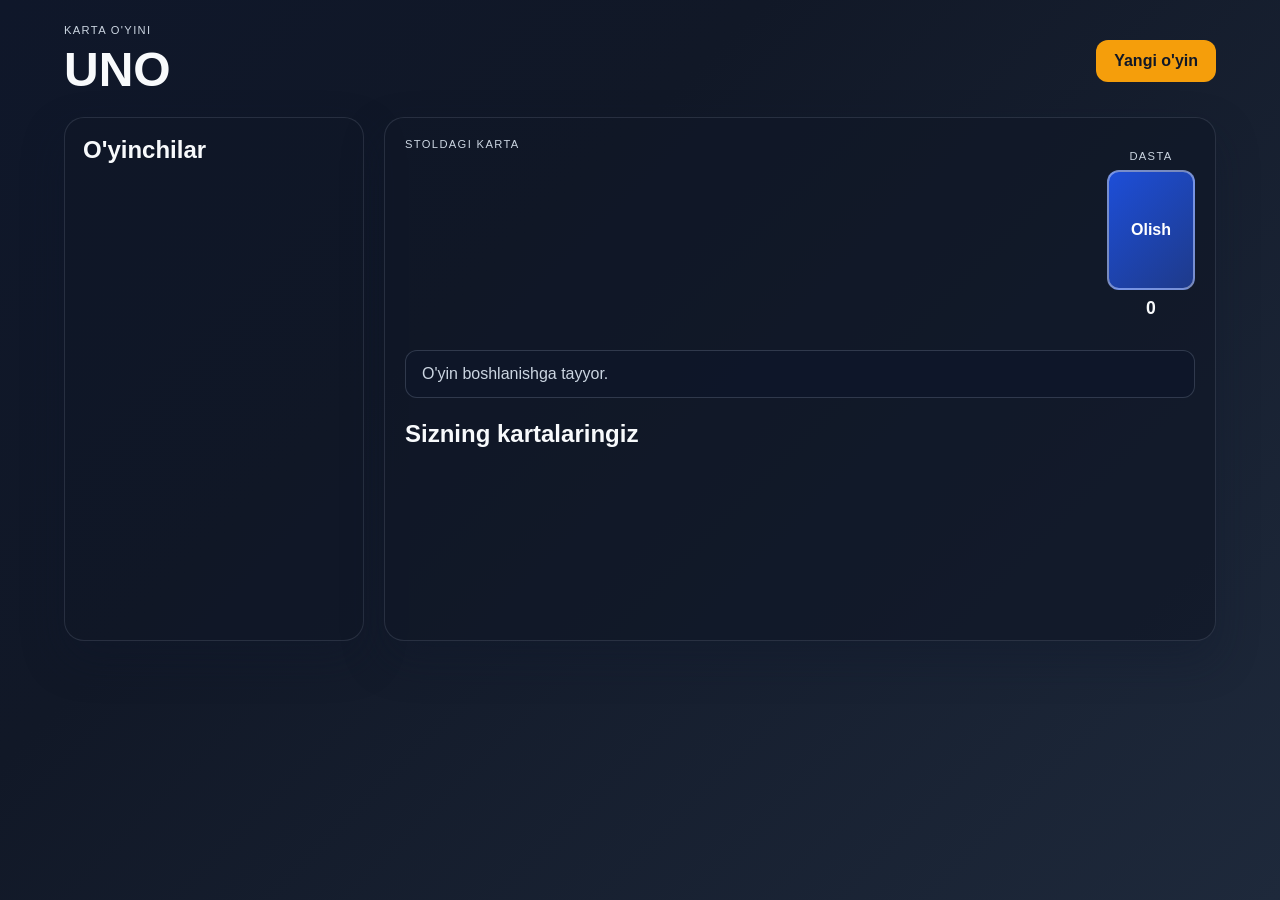
<file: index.html>
<!doctype html>
<html lang="uz">
  <head>
    <meta charset="UTF-8" />
    <meta name="viewport" content="width=device-width, initial-scale=1.0" />
    <meta name="theme-color" content="#174c3b" />
    <title>UNO - karta o'yini</title>
    <style>
      :root {
        --bg: #111827;
        --panel: #1f2937;
        --panel-2: #0f172a;
        --text: #f8fafc;
        --muted: #cbd5e1;
        --accent: #f59e0b;
        --red: #ef4444;
        --yellow: #facc15;
        --green: #22c55e;
        --blue: #3b82f6;
        --card-back: #1e3a8a;
        --shadow: rgba(15, 23, 42, 0.35);
      }

      * {
        box-sizing: border-box;
      }

      body {
        margin: 0;
        min-height: 100vh;
        background: linear-gradient(135deg, #0f172a, #111827 35%, #1e293b);
        color: var(--text);
        font-family: Arial, Helvetica, sans-serif;
      }

      button {
        font: inherit;
      }

      .app-shell {
        max-width: 1200px;
        margin: 0 auto;
        padding: 24px;
      }

      .topbar {
        display: flex;
        align-items: center;
        justify-content: space-between;
        gap: 16px;
        margin-bottom: 20px;
      }

      h1,
      h2,
      h3,
      p {
        margin: 0;
      }

      .label {
        text-transform: uppercase;
        letter-spacing: 0.12em;
        color: var(--muted);
        font-size: 0.7rem;
      }

      h1 {
        font-size: clamp(2rem, 4vw, 3rem);
        margin-top: 6px;
      }

      .primary-btn,
      .deck-btn,
      .color-option {
        border: none;
        border-radius: 12px;
        cursor: pointer;
        transition:
          transform 0.15s ease,
          filter 0.15s ease;
      }

      .primary-btn:hover,
      .deck-btn:hover,
      .color-option:hover,
      .card-btn:hover {
        transform: translateY(-1px);
        filter: brightness(1.04);
      }

      .primary-btn {
        background: var(--accent);
        color: #111827;
        font-weight: 700;
        padding: 12px 18px;
      }

      .game-area {
        display: grid;
        grid-template-columns: 300px 1fr;
        gap: 20px;
      }

      .players-panel,
      .board-panel {
        background: rgba(17, 24, 39, 0.7);
        border: 1px solid rgba(148, 163, 184, 0.18);
        border-radius: 20px;
        box-shadow: 0 18px 40px var(--shadow);
      }

      .players-panel {
        padding: 18px;
      }

      .players-list {
        display: flex;
        flex-direction: column;
        gap: 12px;
        margin-top: 16px;
      }

      .player-item {
        background: rgba(15, 23, 42, 0.9);
        border: 1px solid rgba(148, 163, 184, 0.2);
        border-radius: 12px;
        padding: 12px 14px;
      }

      .player-item.active {
        border-color: var(--accent);
        box-shadow: 0 0 0 2px rgba(245, 158, 11, 0.25);
      }

      .player-name {
        font-weight: 700;
        margin-bottom: 4px;
      }

      .player-count {
        color: var(--muted);
        font-size: 0.9rem;
      }

      .board-panel {
        padding: 20px;
      }

      .table-header {
        display: flex;
        align-items: center;
        justify-content: space-between;
        gap: 20px;
        margin-bottom: 20px;
      }

      .discard-pile {
        display: flex;
        align-items: center;
        justify-content: center;
        min-width: 120px;
        min-height: 170px;
        margin-top: 10px;
      }

      .deck-box {
        display: flex;
        flex-direction: column;
        align-items: center;
        gap: 8px;
      }

      .deck-btn {
        width: 88px;
        height: 120px;
        background: linear-gradient(135deg, #1d4ed8, #1e3a8a);
        color: #fff;
        font-weight: 700;
        border: 2px solid rgba(255, 255, 255, 0.4);
      }

      #deck-count {
        font-weight: 700;
        font-size: 1.1rem;
      }

      .status-box {
        background: rgba(15, 23, 42, 0.9);
        border: 1px solid rgba(148, 163, 184, 0.25);
        border-radius: 12px;
        padding: 14px 16px;
        color: var(--muted);
        margin-bottom: 22px;
      }

      .player-zone {
        margin-top: 10px;
      }

      .player-zone h2 {
        margin-bottom: 12px;
      }

      .hand-row {
        display: flex;
        flex-wrap: wrap;
        gap: 12px;
        min-height: 160px;
      }

      .card-btn {
        position: relative;
        width: 90px;
        height: 130px;
        border: none;
        border-radius: 16px;
        color: #fff;
        font-size: 1.8rem;
        font-weight: 800;
        box-shadow: 0 12px 25px rgba(0, 0, 0, 0.25);
        cursor: pointer;
        display: flex;
        align-items: center;
        justify-content: center;
        text-transform: uppercase;
      }

      .card-btn.selectable {
        box-shadow:
          0 0 0 3px rgba(245, 158, 11, 0.7),
          0 12px 25px rgba(0, 0, 0, 0.25);
      }

      .card-btn[data-color="red"] {
        background: linear-gradient(135deg, #ef4444, #b91c1c);
      }
      .card-btn[data-color="yellow"] {
        background: linear-gradient(135deg, #facc15, #ca8a04);
        color: #111827;
      }
      .card-btn[data-color="green"] {
        background: linear-gradient(135deg, #22c55e, #15803d);
      }
      .card-btn[data-color="blue"] {
        background: linear-gradient(135deg, #3b82f6, #1d4ed8);
      }
      .card-btn[data-color="wild"] {
        background: linear-gradient(135deg, #111827, #374151);
      }

      .card-btn .card-value {
        display: inline-block;
        transform: scale(1.15);
      }

      .discard-card {
        width: 120px;
        height: 170px;
        border-radius: 18px;
        display: flex;
        align-items: center;
        justify-content: center;
        font-size: 2.2rem;
        font-weight: 900;
        border: 3px solid rgba(255, 255, 255, 0.25);
        box-shadow: 0 12px 25px rgba(0, 0, 0, 0.18);
      }

      .discard-card[data-color="red"] {
        background: linear-gradient(135deg, #ef4444, #b91c1c);
      }
      .discard-card[data-color="yellow"] {
        background: linear-gradient(135deg, #facc15, #ca8a04);
        color: #111827;
      }
      .discard-card[data-color="green"] {
        background: linear-gradient(135deg, #22c55e, #15803d);
      }
      .discard-card[data-color="blue"] {
        background: linear-gradient(135deg, #3b82f6, #1d4ed8);
      }
      .discard-card[data-color="wild"] {
        background: linear-gradient(135deg, #111827, #374151);
      }

      .color-picker {
        position: fixed;
        inset: 0;
        display: grid;
        place-items: center;
        background: rgba(15, 23, 42, 0.7);
      }

      .color-picker.hidden {
        display: none;
      }

      .color-picker > div {
        background: #111827;
        border-radius: 20px;
        padding: 24px 28px;
        border: 1px solid rgba(148, 163, 184, 0.2);
        box-shadow: 0 22px 50px rgba(15, 23, 42, 0.45);
      }

      .color-picker h3 {
        margin-bottom: 16px;
        text-align: center;
      }

      .color-options {
        display: flex;
        gap: 12px;
        flex-wrap: wrap;
      }

      .color-option {
        width: 110px;
        height: 52px;
        color: #fff;
        font-weight: 700;
      }

      .color-option.red {
        background: var(--red);
      }
      .color-option.yellow {
        background: var(--yellow);
        color: #111827;
      }
      .color-option.green {
        background: var(--green);
      }
      .color-option.blue {
        background: var(--blue);
      }

      @media (max-width: 800px) {
        .game-area {
          grid-template-columns: 1fr;
        }

        .topbar {
          flex-direction: column;
          align-items: flex-start;
        }

        .color-options {
          justify-content: center;
        }
      }
    </style>
  </head>
  <body>
    <div class="app-shell">
      <header class="topbar">
        <div>
          <p class="label">Karta o'yini</p>
          <h1>UNO</h1>
        </div>
        <button id="new-game" class="primary-btn">Yangi o'yin</button>
      </header>

      <main class="game-area">
        <aside class="players-panel">
          <h2>O'yinchilar</h2>
          <div id="players" class="players-list"></div>
        </aside>

        <section class="board-panel">
          <div class="table-header">
            <div>
              <p class="label">Stoldagi karta</p>
              <div id="discard-pile" class="discard-pile"></div>
            </div>
            <div class="deck-box">
              <p class="label">Dasta</p>
              <button
                id="draw-btn"
                class="deck-btn"
                aria-label="Dastadan karta olish"
              >
                Olish
              </button>
              <span id="deck-count">0</span>
            </div>
          </div>

          <div id="status" class="status-box" role="status" aria-live="polite">
            O'yin boshlanishga tayyor.
          </div>

          <div class="player-zone">
            <h2>Sizning kartalaringiz</h2>
            <div id="player-hand" class="hand-row"></div>
          </div>
        </section>
      </main>
    </div>

    <div
      id="color-picker"
      class="color-picker hidden"
      aria-label="Choose a color"
    >
      <div class="color-dialog">
        <h3>Rangni tanlang</h3>
        <div class="color-options">
          <button class="color-option red" data-color="red">Qizil</button>
          <button class="color-option yellow" data-color="yellow">Sariq</button>
          <button class="color-option green" data-color="green">Yashil</button>
          <button class="color-option blue" data-color="blue">Ko'k</button>
        </div>
      </div>
    </div>

    <script>
      const COLORS = ["red", "yellow", "green", "blue"];
      const ACTIONS = ["skip", "reverse", "draw2"];

      const state = {
        players: [],
        deck: [],
        discard: [],
        activePlayer: 0,
        direction: 1,
        currentColor: "red",
        currentValue: "0",
        winner: null,
        gameStarted: false,
      };

      function shuffle(array) {
        const copy = [...array];
        for (let i = copy.length - 1; i > 0; i -= 1) {
          const j = Math.floor(Math.random() * (i + 1));
          [copy[i], copy[j]] = [copy[j], copy[i]];
        }
        return copy;
      }

      function makeCard(color, value, type = "normal") {
        return {
          id: `${Date.now()}-${Math.random().toString(16).slice(2, 10)}`,
          color,
          value,
          type,
        };
      }

      function createDeck() {
        const deck = [];

        COLORS.forEach((color) => {
          deck.push(makeCard(color, "0", "number"));

          for (let value = 1; value <= 9; value += 1) {
            deck.push(makeCard(color, String(value), "number"));
            deck.push(makeCard(color, String(value), "number"));
          }

          ACTIONS.forEach((action) => {
            deck.push(makeCard(color, action, "action"));
            deck.push(makeCard(color, action, "action"));
          });
        });

        for (let i = 0; i < 4; i += 1) {
          deck.push(makeCard(null, "wild", "wild"));
          deck.push(makeCard(null, "wild4", "wild"));
        }

        return shuffle(deck);
      }

      function drawCardFromDeck() {
        if (state.deck.length === 0) {
          const last = state.discard.pop();
          const rest = state.discard;
          state.deck = shuffle(rest);
          state.discard = [last];
        }

        return state.deck.pop();
      }

      function getNextIndex(startIndex, steps = 1) {
        let index = startIndex;

        for (let i = 0; i < steps; i += 1) {
          index =
            (index + state.direction + state.players.length) %
            state.players.length;
        }

        return index;
      }

      function isPlayable(card) {
        if (!card) return false;
        if (card.color === "wild") return true;
        if (card.color === state.currentColor) return true;
        if (card.value === state.currentValue) return true;
        return false;
      }

      function cardLabel(card) {
        if (!card) return "";
        if (card.value === "wild") return "W";
        if (card.value === "wild4") return "+4";
        if (card.value === "draw2") return "+2";
        if (card.value === "reverse") return "↻";
        if (card.value === "skip") return "⊘";
        return card.value;
      }

      function setStatus(message) {
        const statusField = document.getElementById("status");
        statusField.textContent = message;
      }

      function renderPlayers() {
        const playersField = document.getElementById("players");
        playersField.innerHTML = "";

        state.players.forEach((player, index) => {
          const item = document.createElement("div");
          item.className = `player-item ${index === state.activePlayer ? "active" : ""}`;
          item.innerHTML = `
            <div class="player-name">${player.name}</div>
            <div class="player-count">${player.hand.length} ta karta</div>
          `;
          playersField.appendChild(item);
        });
      }

      function renderDiscard() {
        const discardField = document.getElementById("discard-pile");
        const topCard = state.discard[state.discard.length - 1];

        discardField.innerHTML = "";

        if (!topCard) {
          return;
        }

        const cardEl = document.createElement("div");
        cardEl.className = "discard-card";
        cardEl.dataset.color = topCard.color || "wild";
        cardEl.textContent = cardLabel(topCard);
        discardField.appendChild(cardEl);
      }

      function renderHand() {
        const handField = document.getElementById("player-hand");
        handField.innerHTML = "";

        if (!state.players[0]) {
          return;
        }

        state.players[0].hand.forEach((card, index) => {
          const btn = document.createElement("button");
          btn.type = "button";
          btn.className = `card-btn ${isPlayable(card) ? "selectable" : ""}`;
          btn.dataset.color = card.color || "wild";
          btn.textContent = cardLabel(card);
          btn.title = `${card.color || "wild"} ${card.value}`;

          if (state.activePlayer !== 0 || !state.gameStarted || state.winner) {
            btn.disabled = true;
          }

          btn.addEventListener("click", () => {
            if (state.activePlayer !== 0 || !state.gameStarted) return;
            if (!isPlayable(card)) return;

            if (card.value === "wild" || card.value === "wild4") {
              openColorPicker((chosenColor) => playCard(0, index, chosenColor));
            } else {
              playCard(0, index);
            }
          });

          handField.appendChild(btn);
        });
      }

      function renderGame() {
        renderPlayers();
        renderDiscard();
        renderHand();
        document.getElementById("deck-count").textContent = String(
          state.deck.length,
        );

        if (state.winner) {
          setStatus(`${state.winner} g'olib bo'ldi!`);
          return;
        }

        if (!state.gameStarted) {
          setStatus("Boshlash uchun 'Yangi o'yin' tugmasini bosing.");
          return;
        }

        if (state.activePlayer === 0) {
          setStatus(
            "Sizning navbatingiz. Rang yoki raqamni moslang, yoxud maxsus karta tashlang.",
          );
        } else {
          setStatus(`${state.players[state.activePlayer].name} o'ynamoqda...`);
        }
      }

      function playCard(playerIndex, handIndex, chosenColor = null) {
        const player = state.players[playerIndex];
        const card = player.hand.splice(handIndex, 1)[0];

        if (!card) {
          return;
        }

        state.discard.push(card);

        if (card.value === "wild" || card.value === "wild4") {
          state.currentColor = chosenColor || "red";
          state.currentValue = card.value;
        } else {
          state.currentColor = card.color;
          state.currentValue = card.value;
        }

        if (card.value === "reverse") {
          if (state.players.length === 2) {
            const skipTarget = getNextIndex(playerIndex, 2);
            state.activePlayer = skipTarget;
          } else {
            state.direction *= -1;
            state.activePlayer = getNextIndex(playerIndex, 1);
          }
        } else if (card.value === "skip") {
          state.activePlayer = getNextIndex(playerIndex, 2);
        } else if (card.value === "draw2") {
          const target = getNextIndex(playerIndex, 1);
          for (let i = 0; i < 2; i += 1) {
            state.players[target].hand.push(drawCardFromDeck());
          }
          state.activePlayer = getNextIndex(target, 1);
        } else if (card.value === "wild4") {
          const target = getNextIndex(playerIndex, 1);
          for (let i = 0; i < 4; i += 1) {
            state.players[target].hand.push(drawCardFromDeck());
          }
          state.activePlayer = getNextIndex(target, 1);
        } else {
          state.activePlayer = getNextIndex(playerIndex, 1);
        }

        if (player.hand.length === 0) {
          state.winner = player.name;
        }

        renderGame();

        if (state.winner) {
          return;
        }

        if (state.activePlayer !== 0) {
          setTimeout(cpuTurn, 650);
        }
      }

      function openColorPicker(callback) {
        const picker = document.getElementById("color-picker");
        picker.classList.remove("hidden");

        picker.querySelectorAll(".color-option").forEach((button) => {
          button.onclick = () => {
            picker.classList.add("hidden");
            callback(button.dataset.color);
          };
        });
      }

      function chooseCpuColor(cpu) {
        const counts = {
          red: 0,
          yellow: 0,
          green: 0,
          blue: 0,
        };

        cpu.hand.forEach((card) => {
          if (card.color && counts[card.color] !== undefined) {
            counts[card.color] += 1;
          }
        });

        const bestColor = Object.entries(counts).sort((a, b) => b[1] - a[1])[0];
        return bestColor ? bestColor[0] : "red";
      }

      function cpuTurn() {
        if (!state.gameStarted || state.winner || state.activePlayer === 0) {
          return;
        }

        const cpu = state.players[state.activePlayer];
        const playableCards = cpu.hand
          .map((card, index) => ({ card, index }))
          .filter(({ card }) => isPlayable(card));

        if (playableCards.length === 0) {
          cpu.hand.push(drawCardFromDeck());
          renderGame();

          const lastCard = cpu.hand[cpu.hand.length - 1];
          if (lastCard && isPlayable(lastCard)) {
            const lastIndex = cpu.hand.length - 1;
            const chosenColor =
              lastCard.color === "wild" || lastCard.value === "wild4"
                ? chooseCpuColor(cpu)
                : null;
            setTimeout(() => {
              if (lastCard.value === "wild" || lastCard.value === "wild4") {
                playCard(state.activePlayer, lastIndex, chosenColor);
              } else {
                playCard(state.activePlayer, lastIndex);
              }
            }, 400);
            return;
          }

          setTimeout(() => {
            state.activePlayer = getNextIndex(state.activePlayer, 1);
            renderGame();
            if (state.activePlayer !== 0) {
              cpuTurn();
            }
          }, 500);
          return;
        }

        const bestChoice =
          playableCards.find(
            ({ card }) =>
              card.value === "wild" ||
              card.value === "wild4" ||
              card.value === "draw2" ||
              card.value === "skip" ||
              card.value === "reverse",
          ) || playableCards[0];

        if (!bestChoice) {
          return;
        }

        const chosenColor =
          bestChoice.card.color === "wild" || bestChoice.card.value === "wild4"
            ? chooseCpuColor(cpu)
            : null;

        setTimeout(() => {
          playCard(state.activePlayer, bestChoice.index, chosenColor);
        }, 500);
      }

      function startGame() {
        const playerCount = 2;

        state.players = Array.from({ length: playerCount }, (_, index) => ({
          name: index === 0 ? "Siz" : "Kompyuter",
          hand: [],
        }));

        state.deck = createDeck();
        state.discard = [];
        state.activePlayer = 0;
        state.direction = 1;
        state.currentColor = "red";
        state.currentValue = "0";
        state.winner = null;
        state.gameStarted = true;

        state.players.forEach((player) => {
          for (let i = 0; i < 7; i += 1) {
            player.hand.push(drawCardFromDeck());
          }
        });

        let starter = drawCardFromDeck();
        while (
          starter &&
          (starter.color === null ||
            starter.value === "wild" ||
            starter.value === "wild4")
        ) {
          state.deck.unshift(starter);
          starter = drawCardFromDeck();
        }

        if (starter) {
          state.discard.push(starter);
          state.currentColor = starter.color;
          state.currentValue = starter.value;
        }

        renderGame();

        if (state.activePlayer !== 0) {
          cpuTurn();
        }
      }

      document.getElementById("new-game").addEventListener("click", startGame);
      document.getElementById("draw-btn").addEventListener("click", () => {
        if (!state.gameStarted || state.activePlayer !== 0 || state.winner) {
          return;
        }

        const drawn = drawCardFromDeck();
        state.players[0].hand.push(drawn);
        renderGame();

        if (drawn && isPlayable(drawn)) {
          setStatus(
            "Tashlash mumkin bo'lgan karta oldingiz. Uni qo'lingizdan tanlang.",
          );
        } else {
          state.activePlayer = getNextIndex(state.activePlayer, 1);
          renderGame();
          if (state.activePlayer !== 0) {
            setTimeout(cpuTurn, 600);
          }
        }
      });
    </script>
  </body>
</html>
</file>
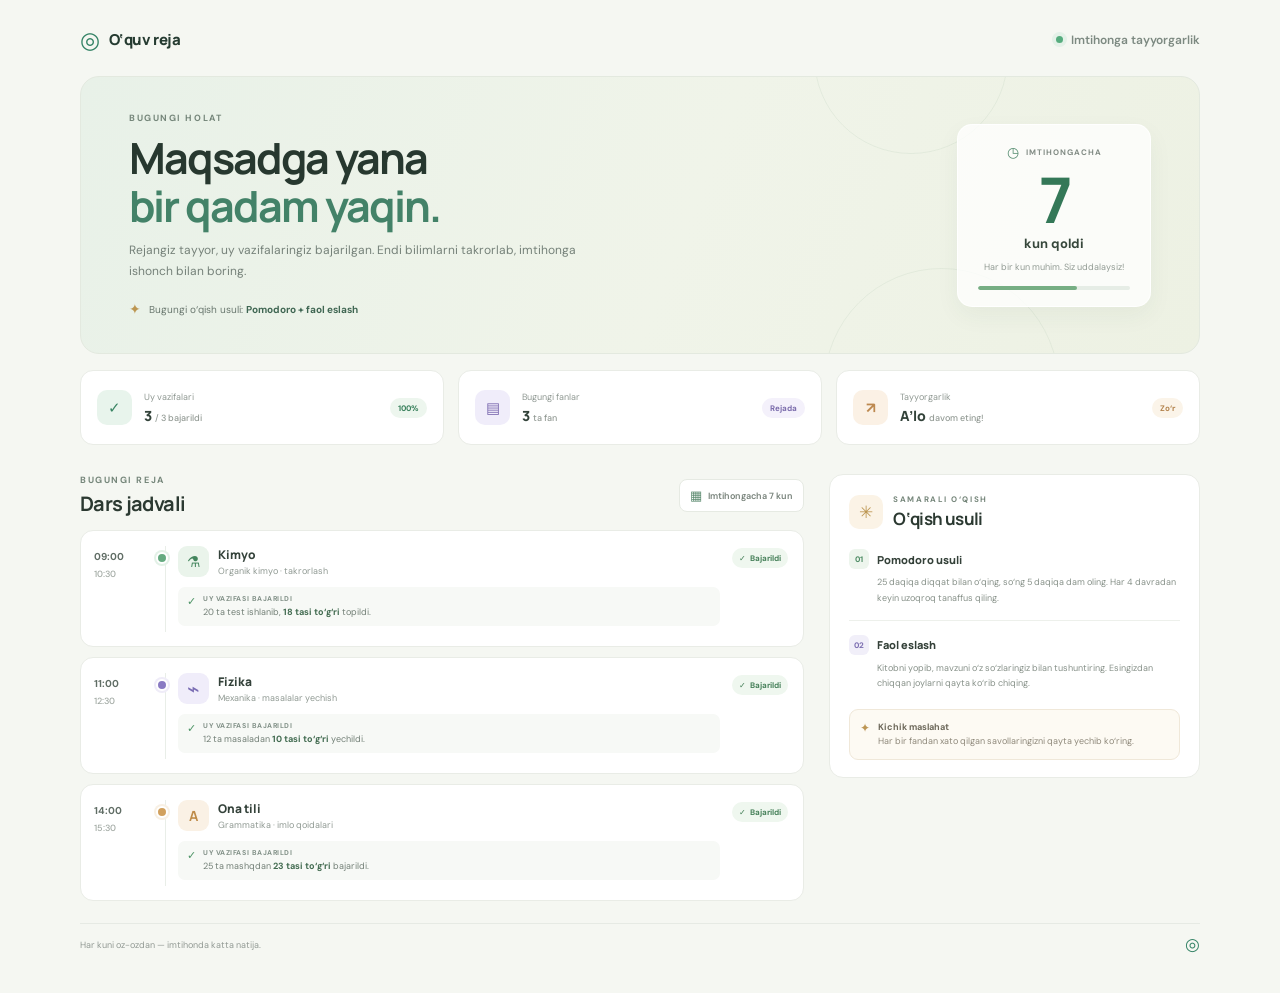
<file: imtihonga-tayyorgarlik/index.html>
<!DOCTYPE html>
<html lang="uz">
<head>
    <meta charset="UTF-8">
    <meta name="viewport" content="width=device-width, initial-scale=1.0">
    <meta name="theme-color" content="#f5f7f2">
    <title>Imtihonga tayyorgarlik | O‘quv reja</title>
    <link rel="stylesheet" href="./main.css">
</head>
<body>
    <main class="app-shell">
        <header class="topbar">
            <a class="brand" href="#" aria-label="O‘quv reja bosh sahifasi">
                <span class="brand-mark" aria-hidden="true">◎</span>
                <span>O‘quv reja</span>
            </a>
            <span class="today-label"><span class="live-dot"></span> Imtihonga tayyorgarlik</span>
        </header>

        <section class="hero" aria-labelledby="page-title">
            <div class="hero-copy">
                <p class="eyebrow">BUGUNGI HOLAT</p>
                <h1 id="page-title">Maqsadga yana<br><span>bir qadam yaqin.</span></h1>
                <p class="hero-description">Rejangiz tayyor, uy vazifalaringiz bajarilgan. Endi bilimlarni takrorlab, imtihonga ishonch bilan boring.</p>
                <div class="hero-meta">
                    <span class="meta-icon" aria-hidden="true">✦</span>
                    <span>Bugungi o‘qish usuli: <strong>Pomodoro + faol eslash</strong></span>
                </div>
            </div>
            <div class="countdown-card" aria-label="Imtihongacha 7 kun qoldi">
                <div class="countdown-top"><span class="countdown-icon" aria-hidden="true">◷</span> IMTIHONGACHA</div>
                <div class="countdown-number">7</div>
                <div class="countdown-unit">kun qoldi</div>
                <div class="countdown-note">Har bir kun muhim. Siz uddalaysiz!</div>
                <div class="countdown-progress" aria-hidden="true"><span></span></div>
            </div>
            <div class="hero-decoration decoration-one" aria-hidden="true"></div>
            <div class="hero-decoration decoration-two" aria-hidden="true"></div>
        </section>

        <section class="overview" aria-label="Tayyorgarlik ko‘rsatkichlari">
            <article class="stat-card">
                <span class="stat-icon icon-green" aria-hidden="true">✓</span>
                <div><p class="stat-label">Uy vazifalari</p><p class="stat-value">3 <span>/ 3 bajarildi</span></p></div>
                <span class="stat-badge">100%</span>
            </article>
            <article class="stat-card">
                <span class="stat-icon icon-purple" aria-hidden="true">▤</span>
                <div><p class="stat-label">Bugungi fanlar</p><p class="stat-value">3 <span>ta fan</span></p></div>
                <span class="stat-badge soft-purple">Rejada</span>
            </article>
            <article class="stat-card">
                <span class="stat-icon icon-orange" aria-hidden="true">↗</span>
                <div><p class="stat-label">Tayyorgarlik</p><p class="stat-value">A’lo <span>davom eting!</span></p></div>
                <span class="stat-badge soft-orange">Zo‘r</span>
            </article>
        </section>

        <section class="content-grid">
            <div class="schedule-section">
                <div class="section-heading">
                    <div>
                        <p class="eyebrow">BUGUNGI REJA</p>
                        <h2>Dars jadvali</h2>
                    </div>
                    <span class="date-chip"><span aria-hidden="true">▦</span> Imtihongacha 7 kun</span>
                </div>

                <div class="schedule-list">
                    <article class="lesson-card">
                        <div class="lesson-time"><span>09:00</span><span>10:30</span></div>
                        <div class="timeline"><span class="timeline-dot chemistry-dot"></span></div>
                        <div class="lesson-main">
                            <div class="subject-title"><span class="subject-icon chemistry-icon" aria-hidden="true">⚗</span><div><h3>Kimyo</h3><p>Organik kimyo · takrorlash</p></div></div>
                            <div class="result-box"><span class="result-check" aria-hidden="true">✓</span><div><span class="result-label">UY VAZIFASI BAJARILDI</span><p>20 ta test ishlanib, <strong>18 tasi to‘g‘ri</strong> topildi.</p></div></div>
                        </div>
                        <span class="completed-pill"><span aria-hidden="true">✓</span> Bajarildi</span>
                    </article>

                    <article class="lesson-card">
                        <div class="lesson-time"><span>11:00</span><span>12:30</span></div>
                        <div class="timeline"><span class="timeline-dot physics-dot"></span></div>
                        <div class="lesson-main">
                            <div class="subject-title"><span class="subject-icon physics-icon" aria-hidden="true">⌁</span><div><h3>Fizika</h3><p>Mexanika · masalalar yechish</p></div></div>
                            <div class="result-box"><span class="result-check" aria-hidden="true">✓</span><div><span class="result-label">UY VAZIFASI BAJARILDI</span><p>12 ta masaladan <strong>10 tasi to‘g‘ri</strong> yechildi.</p></div></div>
                        </div>
                        <span class="completed-pill"><span aria-hidden="true">✓</span> Bajarildi</span>
                    </article>

                    <article class="lesson-card">
                        <div class="lesson-time"><span>14:00</span><span>15:30</span></div>
                        <div class="timeline"><span class="timeline-dot language-dot"></span></div>
                        <div class="lesson-main">
                            <div class="subject-title"><span class="subject-icon language-icon" aria-hidden="true">A</span><div><h3>Ona tili</h3><p>Grammatika · imlo qoidalari</p></div></div>
                            <div class="result-box"><span class="result-check" aria-hidden="true">✓</span><div><span class="result-label">UY VAZIFASI BAJARILDI</span><p>25 ta mashqdan <strong>23 tasi to‘g‘ri</strong> bajarildi.</p></div></div>
                        </div>
                        <span class="completed-pill"><span aria-hidden="true">✓</span> Bajarildi</span>
                    </article>
                </div>
            </div>

            <aside class="study-card">
                <div class="study-card-heading">
                    <span class="study-icon" aria-hidden="true">✳</span>
                    <div><p class="eyebrow">SAMARALI O‘QISH</p><h2>O‘qish usuli</h2></div>
                </div>
                <div class="method-block">
                    <div class="method-title"><span class="method-number">01</span><h3>Pomodoro usuli</h3></div>
                    <p>25 daqiqa diqqat bilan o‘qing, so‘ng 5 daqiqa dam oling. Har 4 davradan keyin uzoqroq tanaffus qiling.</p>
                </div>
                <div class="method-divider"></div>
                <div class="method-block">
                    <div class="method-title"><span class="method-number method-number-purple">02</span><h3>Faol eslash</h3></div>
                    <p>Kitobni yopib, mavzuni o‘z so‘zlaringiz bilan tushuntiring. Esingizdan chiqqan joylarni qayta ko‘rib chiqing.</p>
                </div>
                <div class="tip-box"><span aria-hidden="true">✦</span><p><strong>Kichik maslahat</strong><br>Har bir fandan xato qilgan savollaringizni qayta yechib ko‘ring.</p></div>
            </aside>
        </section>

        <footer class="footer">
            <span>Har kuni oz-ozdan — imtihonda katta natija.</span>
            <span class="footer-mark" aria-hidden="true">◎</span>
        </footer>
    </main>
</body>
</html>
</file>
<file: imtihonga-tayyorgarlik/main.css>
@import url('https://fonts.googleapis.com/css2?family=DM+Sans:wght@400;500;600;700&family=Manrope:wght@400;500;600;700;800&display=swap');

:root {
    font-family: 'DM Sans', 'Segoe UI', sans-serif;
    color: #202b27;
    background: #f5f7f2;
    font-synthesis: none;
    text-rendering: optimizeLegibility;
    -webkit-font-smoothing: antialiased;
    -moz-osx-font-smoothing: grayscale;
    font-optical-sizing: auto;
    font-weight: 400;
    --muted: #89928d;
    --green: #287a5b;
}

* {
    box-sizing: border-box;
}

body {
    min-width: 320px;
    margin: 0;
    padding: 28px 24px 40px;
}

.app-shell {
    width: min(1120px, 100%);
    margin: 0 auto;
}

.topbar,
.brand,
.today-label,
.hero-meta,
.countdown-top,
.section-heading,
.date-chip,
.subject-title,
.completed-pill,
.study-card-heading,
.method-title,
.footer {
    display: flex;
    align-items: center;
}

.topbar {
    justify-content: space-between;
    margin-bottom: 25px;
}

.brand {
    gap: 9px;
    color: #253b31;
    font-family: 'Manrope', 'Segoe UI', sans-serif;
    font-size: 15px;
    font-weight: 800;
    letter-spacing: -.4px;
    text-decoration: none;
}

.brand-mark,
.footer-mark {
    color: #348366;
    font-size: 23px;
    line-height: 1;
}

.today-label {
    gap: 8px;
    color: #7c8981;
    font-size: 12px;
    font-weight: 600;
}

.live-dot {
    width: 7px;
    height: 7px;
    border-radius: 50%;
    background: #56ac7e;
    box-shadow: 0 0 0 4px #e4f1e8;
}

.hero {
    position: relative;
    display: flex;
    min-height: 269px;
    overflow: hidden;
    align-items: center;
    justify-content: space-between;
    padding: 35px 48px;
    border: 1px solid #e3e9df;
    border-radius: 19px;
    background: linear-gradient(112deg, #e8f1e8 0%, #f0f4e9 54%, #edf1e3 100%);
}

.hero-copy {
    z-index: 1;
    max-width: 590px;
}

.eyebrow {
    margin: 0 0 10px;
    color: #75867a;
    font-size: 9px;
    font-weight: 700;
    letter-spacing: 1.55px;
}

h1,
h2,
h3,
p {
    margin-top: 0;
}

h1,
h2,
h3 {
    font-family: 'Manrope', 'Segoe UI', sans-serif;
}

h1 {
    margin-bottom: 10px;
    color: #27382f;
    font-size: clamp(31px, 4vw, 43px);
    font-weight: 700;
    letter-spacing: -2px;
    line-height: 1.12;
}

h1 span {
    color: #438268;
}

.hero-description {
    max-width: 470px;
    margin-bottom: 18px;
    color: #758179;
    font-size: 12px;
    line-height: 1.75;
}

.hero-meta {
    gap: 8px;
    color: #69776e;
    font-size: 10px;
}

.meta-icon {
    color: #bc9651;
    font-size: 14px;
}

.hero-meta strong {
    color: #3f6652;
    font-weight: 700;
}

.countdown-card {
    z-index: 1;
    width: 194px;
    flex: 0 0 194px;
    padding: 18px 20px 16px;
    border: 1px solid rgba(255, 255, 255, .88);
    border-radius: 15px;
    background: rgba(255, 255, 255, .77);
    box-shadow: 0 9px 25px rgba(45, 72, 53, .05);
    text-align: center;
}

.countdown-top {
    justify-content: center;
    gap: 6px;
    color: #818b84;
    font-size: 8px;
    font-weight: 700;
    letter-spacing: 1px;
}

.countdown-icon {
    color: #538b6e;
    font-size: 14px;
}

.countdown-number {
    margin-top: 3px;
    color: #347858;
    font-family: 'Manrope', 'Segoe UI', sans-serif;
    font-size: 63px;
    font-weight: 700;
    letter-spacing: -4px;
    line-height: 1.13;
}

.countdown-unit {
    color: #36473b;
    font-size: 13px;
    font-weight: 700;
}

.countdown-note {
    margin-top: 9px;
    color: #929b94;
    font-size: 9px;
}

.countdown-progress {
    height: 4px;
    overflow: hidden;
    margin-top: 13px;
    border-radius: 5px;
    background: #e6ede6;
}

.countdown-progress span {
    display: block;
    width: 65%;
    height: 100%;
    border-radius: inherit;
    background: #76ae83;
}

.hero-decoration {
    position: absolute;
    width: 194px;
    height: 194px;
    border: 1px solid rgba(102, 145, 111, .09);
    border-radius: 50%;
}

.decoration-one {
    top: -117px;
    right: 191px;
}

.decoration-two {
    right: 140px;
    bottom: -150px;
    width: 235px;
    height: 235px;
}

.overview {
    display: grid;
    grid-template-columns: repeat(3, 1fr);
    gap: 14px;
    margin: 16px 0 29px;
}

.stat-card {
    display: flex;
    min-height: 75px;
    align-items: center;
    gap: 12px;
    padding: 14px 16px;
    border: 1px solid #e9ece6;
    border-radius: 13px;
    background: #fff;
}

.stat-icon {
    display: grid;
    width: 35px;
    height: 35px;
    flex: 0 0 35px;
    place-items: center;
    border-radius: 10px;
    font-size: 15px;
    font-weight: 700;
}

.icon-green {
    color: #398463;
    background: #e8f4ec;
}

.icon-purple {
    color: #7c6ab0;
    background: #f0edfa;
}

.icon-orange {
    color: #bd8950;
    background: #fbf1e5;
}

.stat-label {
    margin-bottom: 3px;
    color: #909993;
    font-size: 9px;
}

.stat-value {
    margin-bottom: 0;
    color: #33433a;
    font-family: 'Manrope', 'Segoe UI', sans-serif;
    font-size: 14px;
    font-weight: 800;
}

.stat-value span {
    color: #929a94;
    font-family: 'DM Sans', 'Segoe UI', sans-serif;
    font-size: 9px;
    font-weight: 500;
}

.stat-badge {
    margin-left: auto;
    padding: 5px 8px;
    border-radius: 20px;
    color: #39805c;
    background: #edf6ee;
    font-size: 8px;
    font-weight: 700;
    white-space: nowrap;
}

.soft-purple {
    color: #7a6bab;
    background: #f4f1fb;
}

.soft-orange {
    color: #b2824b;
    background: #fbf4e9;
}

.content-grid {
    display: grid;
    grid-template-columns: minmax(0, 1.72fr) minmax(270px, .88fr);
    align-items: start;
    gap: 25px;
}

.section-heading {
    justify-content: space-between;
    margin-bottom: 13px;
}

.section-heading .eyebrow {
    margin-bottom: 4px;
}

.section-heading h2,
.study-card h2 {
    margin: 0;
    color: #2b3931;
    font-size: 20px;
    font-weight: 700;
    letter-spacing: -.65px;
}

.date-chip {
    gap: 6px;
    padding: 7px 10px;
    border: 1px solid #e6eae3;
    border-radius: 8px;
    color: #77827a;
    background: #fff;
    font-size: 9px;
    font-weight: 600;
}

.date-chip span {
    color: #59896d;
    font-size: 13px;
}

.schedule-list {
    display: grid;
    gap: 10px;
}

.lesson-card {
    display: grid;
    grid-template-columns: 47px 13px minmax(0, 1fr) auto;
    gap: 12px;
    align-items: start;
    min-height: 117px;
    padding: 15px 15px 14px 13px;
    border: 1px solid #e9ece6;
    border-radius: 13px;
    background: #fff;
}

.lesson-time {
    display: flex;
    flex-direction: column;
    gap: 5px;
    padding-top: 4px;
    color: #606d65;
    font-size: 10px;
    font-weight: 700;
}

.lesson-time span + span {
    color: #a0a8a2;
    font-size: 9px;
    font-weight: 500;
}

.timeline {
    display: flex;
    justify-content: center;
    height: 100%;
    padding-top: 6px;
    border-right: 1px solid #e9eee8;
}

.timeline-dot {
    width: 8px;
    height: 8px;
    margin-right: -5px;
    border: 2px solid #fff;
    border-radius: 50%;
    box-sizing: content-box;
}

.chemistry-dot {
    background: #65aa80;
    box-shadow: 0 0 0 2px #e3f1e7;
}

.physics-dot {
    background: #8a7bc3;
    box-shadow: 0 0 0 2px #efecf8;
}

.language-dot {
    background: #d1a05d;
    box-shadow: 0 0 0 2px #f8f0e4;
}

.lesson-main {
    min-width: 0;
}

.subject-title {
    gap: 9px;
    margin-bottom: 10px;
}

.subject-icon {
    display: grid;
    width: 31px;
    height: 31px;
    flex: 0 0 31px;
    place-items: center;
    border-radius: 9px;
    font-size: 15px;
    font-weight: 700;
}

.chemistry-icon {
    color: #43855d;
    background: #eaf4eb;
}

.physics-icon {
    color: #796cb3;
    background: #f0edfa;
    font-size: 21px;
}

.language-icon {
    color: #bf8c4a;
    background: #faf1e5;
    font-family: 'Manrope', 'Segoe UI', sans-serif;
    font-size: 14px;
}

.subject-title h3 {
    margin: 0 0 2px;
    color: #34423a;
    font-size: 12px;
    font-weight: 800;
}

.subject-title p {
    margin: 0;
    color: #909a93;
    font-size: 9px;
}

.result-box {
    display: flex;
    gap: 7px;
    align-items: flex-start;
    padding: 7px 9px;
    border-radius: 7px;
    background: #f7f9f6;
}

.result-check {
    color: #4d9466;
    font-size: 11px;
    font-weight: 700;
}

.result-label {
    display: block;
    margin-bottom: 3px;
    color: #819087;
    font-size: 7px;
    font-weight: 700;
    letter-spacing: .55px;
}

.result-box p {
    margin: 0;
    color: #727f76;
    font-size: 9px;
    line-height: 1.45;
}

.result-box strong {
    color: #426b50;
    font-weight: 700;
}

.completed-pill {
    gap: 4px;
    margin-top: 2px;
    padding: 5px 7px;
    border-radius: 20px;
    color: #47815a;
    background: #eff7ef;
    font-size: 8px;
    font-weight: 700;
    white-space: nowrap;
}

.study-card {
    padding: 19px 19px 17px;
    border: 1px solid #e9ece6;
    border-radius: 14px;
    background: #fff;
}

.study-card-heading {
    gap: 10px;
    margin-bottom: 19px;
}

.study-card-heading .eyebrow {
    margin-bottom: 3px;
    font-size: 8px;
}

.study-card h2 {
    font-size: 17px;
}

.study-icon {
    display: grid;
    width: 34px;
    height: 34px;
    place-items: center;
    border-radius: 10px;
    color: #bc9651;
    background: #fbf3e6;
    font-size: 17px;
}

.method-title {
    gap: 8px;
    margin-bottom: 6px;
}

.method-number {
    display: grid;
    width: 20px;
    height: 20px;
    place-items: center;
    border-radius: 6px;
    color: #4d8b64;
    background: #edf5ed;
    font-size: 8px;
    font-weight: 700;
}

.method-number-purple {
    color: #7c6eb1;
    background: #f1eff9;
}

.method-title h3 {
    margin: 0;
    color: #344139;
    font-size: 11px;
    font-weight: 800;
}

.method-block > p {
    margin: 0 0 0 28px;
    color: #879189;
    font-size: 9px;
    line-height: 1.7;
}

.method-divider {
    height: 1px;
    margin: 14px 0;
    background: #edf0eb;
}

.tip-box {
    display: flex;
    gap: 8px;
    align-items: flex-start;
    margin-top: 17px;
    padding: 10px;
    border: 1px solid #f0e8d9;
    border-radius: 9px;
    color: #bd9654;
    background: #fdfaf3;
    font-size: 12px;
}

.tip-box p {
    margin: 0;
    color: #8f897b;
    font-size: 9px;
    line-height: 1.65;
}

.tip-box strong {
    color: #6d685a;
    font-size: 9px;
}

.footer {
    justify-content: space-between;
    margin-top: 22px;
    padding-top: 12px;
    border-top: 1px solid #e6eae4;
    color: #929a94;
    font-size: 9px;
}

.footer-mark {
    font-size: 17px;
}

@media (max-width: 760px) {
    body {
        padding: 19px 16px 30px;
    }

    .hero {
        min-height: auto;
        gap: 20px;
        padding: 28px 25px;
    }

    .countdown-card {
        width: 160px;
        flex-basis: 160px;
        padding: 15px 13px;
    }

    .countdown-number {
        font-size: 54px;
    }

    .overview {
        gap: 9px;
    }

    .stat-card {
        gap: 8px;
        padding: 11px 10px;
    }

    .stat-badge {
        display: none;
    }

    .content-grid {
        grid-template-columns: minmax(0, 1fr);
    }

    .study-card {
        display: grid;
        grid-template-columns: repeat(2, minmax(0, 1fr));
        column-gap: 20px;
    }

    .study-card-heading,
    .tip-box {
        grid-column: 1 / -1;
    }

    .method-divider {
        display: none;
    }
}

@media (max-width: 520px) {
    body {
        padding: 16px 12px 25px;
    }

    .topbar {
        margin-bottom: 16px;
    }

    .today-label {
        font-size: 10px;
    }

    .hero {
        display: block;
        padding: 25px 21px 20px;
    }

    h1 {
        font-size: 34px;
    }

    .hero-description {
        font-size: 11px;
    }

    .countdown-card {
        display: grid;
        width: 100%;
        grid-template-columns: 1fr auto auto;
        gap: 0 10px;
        align-items: center;
        margin-top: 20px;
        padding: 11px 14px;
        text-align: left;
    }

    .countdown-top {
        justify-content: flex-start;
        grid-column: 1;
        grid-row: 1;
    }

    .countdown-number {
        grid-column: 2;
        grid-row: 1 / span 2;
        margin: 0;
        font-size: 42px;
    }

    .countdown-unit {
        grid-column: 3;
        grid-row: 1 / span 2;
        font-size: 11px;
    }

    .countdown-note {
        grid-column: 1;
        grid-row: 2;
        margin: 0;
        font-size: 8px;
    }

    .countdown-progress {
        display: none;
    }

    .overview {
        grid-template-columns: 1fr;
        gap: 8px;
        margin: 11px 0 24px;
    }

    .stat-card {
        min-height: 61px;
        padding: 10px 13px;
    }

    .stat-badge {
        display: inline-block;
    }

    .section-heading {
        align-items: flex-end;
    }

    .section-heading h2 {
        font-size: 18px;
    }

    .date-chip {
        padding: 6px 7px;
        font-size: 8px;
    }

    .lesson-card {
        grid-template-columns: 38px 10px minmax(0, 1fr);
        gap: 8px;
        padding: 12px 10px;
    }

    .completed-pill {
        grid-column: 3;
        grid-row: 1;
        justify-self: end;
        margin: 1px 0 0;
    }

    .subject-title {
        padding-right: 62px;
    }

    .result-box {
        margin-left: 0;
    }

    .study-card {
        display: block;
        padding: 17px;
    }

    .method-divider {
        display: block;
    }
}

@media (prefers-reduced-motion: no-preference) {
    .lesson-card,
    .stat-card {
        transition: transform 160ms ease, box-shadow 160ms ease;
    }

    .lesson-card:hover,
    .stat-card:hover {
        transform: translateY(-2px);
        box-shadow: 0 8px 20px rgba(37, 61, 45, .05);
    }
}
</file>
